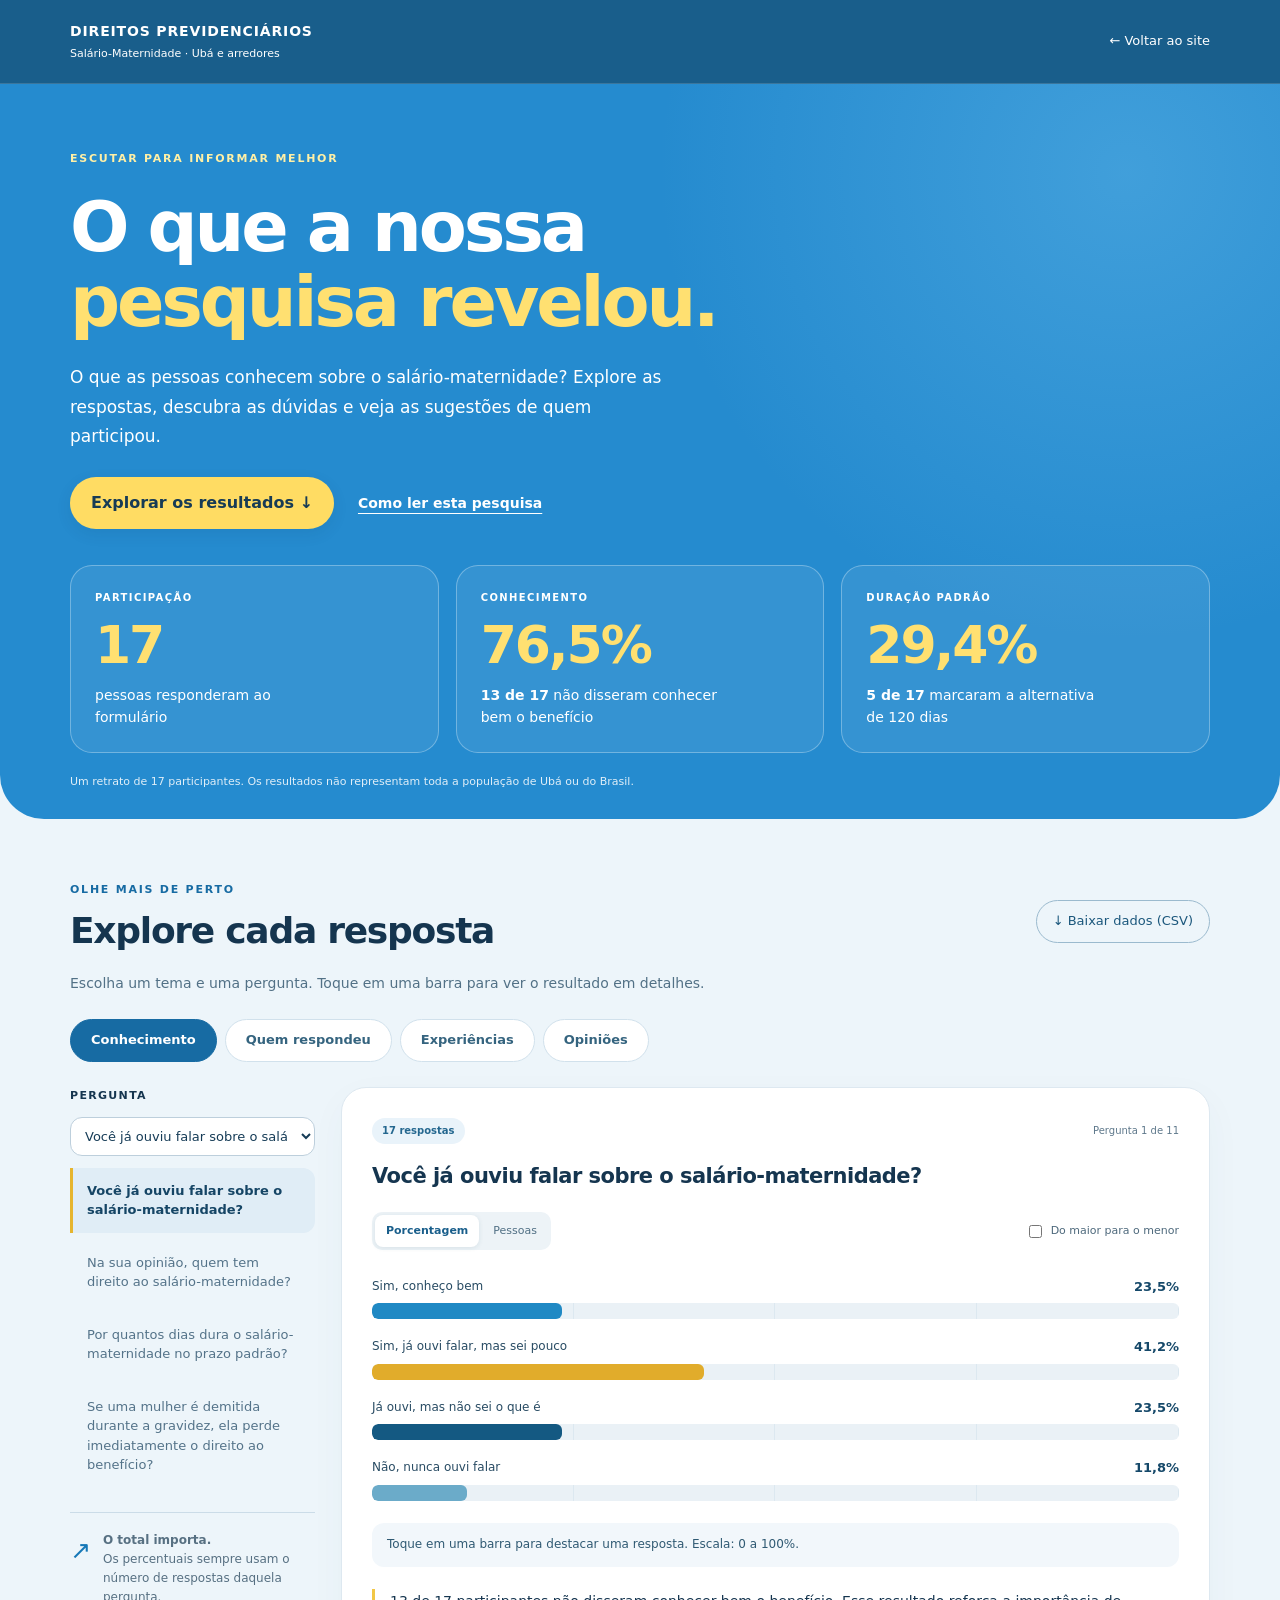
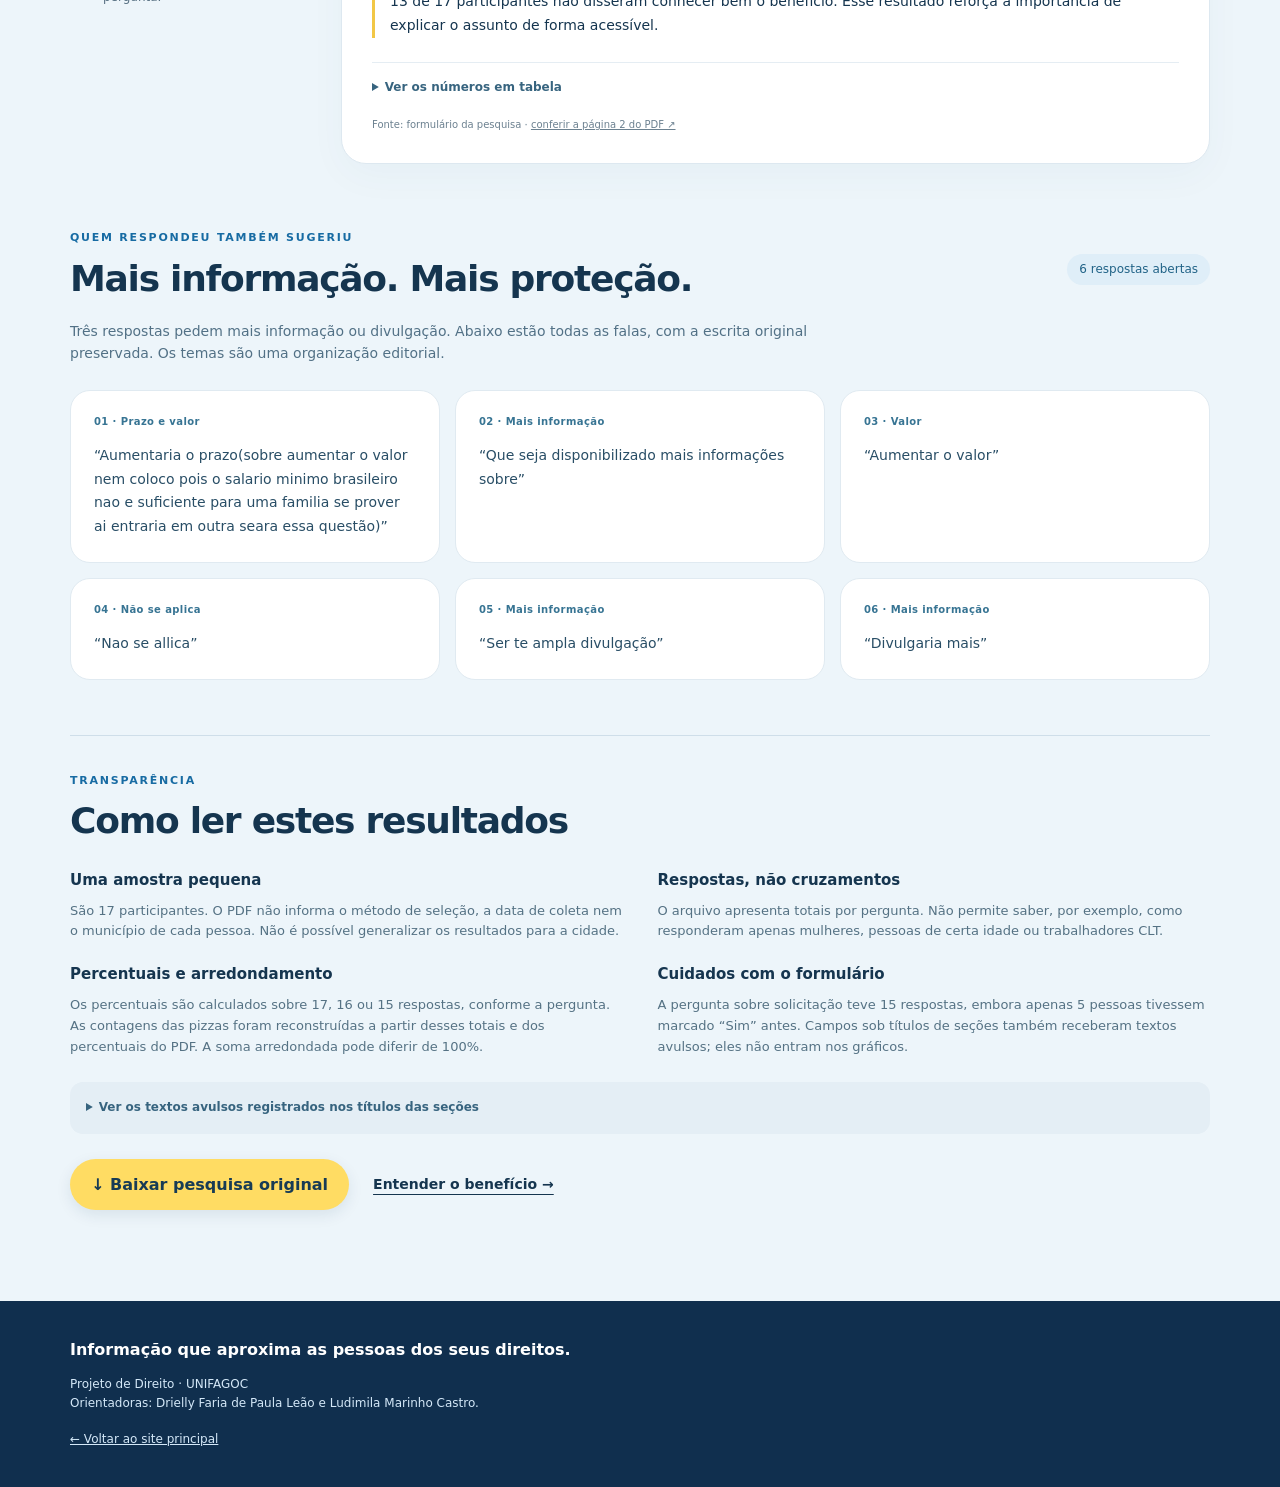
<file: pesquisa.html>
<!doctype html>
<html lang="pt-BR">
<head><meta charset="utf-8"><meta name="viewport" content="width=device-width,initial-scale=1"><meta name="theme-color" content="#17649c"><title>O que a pesquisa revelou | Salário-Maternidade</title><meta name="description" content="Explore os resultados da pesquisa sobre salário-maternidade com 17 participantes. Gráficos interativos, respostas e informações sobre a amostra."><style>
/* Pesquisa: classes isoladas para preservar a identidade do site principal. */
.research-page{margin:0;background:#edf5fa;color:#15354f;font-family:system-ui,-apple-system,BlinkMacSystemFont,"Segoe UI",sans-serif;line-height:1.6}.research-page *,.research-teaser *{box-sizing:border-box}.research-page a{color:inherit}.research-page button,.research-page select,.research-page input{font:inherit}.research-page button,.research-page select{cursor:pointer}.research-page button:focus-visible,.research-page a:focus-visible,.research-page select:focus-visible,.research-page summary:focus-visible,.research-page input:focus-visible{outline:3px solid #b16f00;outline-offset:4px}.r-wrap{width:min(1140px,calc(100% - 48px));margin-inline:auto}.r-header{padding:22px max(24px,calc((100% - 1140px)/2));display:flex;align-items:center;justify-content:space-between;gap:20px;background:#195e8b;color:white;border-bottom:1px solid #ffffff26}.r-brand{font-weight:850;text-decoration:none;letter-spacing:.06em;font-size:14px;line-height:1.4}.r-brand small{display:block;font-size:11px;font-weight:400;letter-spacing:0;margin-top:4px}.r-back{font-size:13px;text-decoration:none;white-space:nowrap}.r-hero{padding:66px 0 28px;background:radial-gradient(circle at 88% 12%,#6abdec66 0,transparent 36%),#258bcf;color:white;border-radius:0 0 44px 44px}.r-kicker{display:block;font-size:11px;font-weight:850;letter-spacing:.16em;color:#176ba3}.r-hero .r-kicker,.research-teaser .r-kicker{color:#fff0a6}.r-hero h1{font-size:clamp(40px,5.6vw,70px);font-weight:850;letter-spacing:-.045em;line-height:1.08;margin:22px 0}.r-hero h1 em{color:#ffe071;font-style:normal}.r-hero>.r-wrap>p:not(.r-sample-note){max-width:610px;font-size:17px;line-height:1.75}.r-hero-actions,.r-method-actions{display:flex;gap:24px;flex-wrap:wrap;align-items:center;margin:25px 0 36px}.r-primary{display:inline-flex;justify-content:center;align-items:center;background:#ffdc63;color:#173b55!important;padding:13px 21px;border-radius:30px;font-weight:800;text-decoration:none;box-shadow:0 5px 15px #08345118}.r-primary:hover{background:#ffe99b}.r-link{font-weight:700;text-underline-offset:5px;font-size:14px}.r-metrics{display:grid;grid-template-columns:repeat(3,1fr);gap:17px;margin-top:35px}.r-metrics article{border:1px solid #ffffff4d;background:#ffffff13;border-radius:22px;padding:24px}.r-metrics article>span{font-size:10px;font-weight:850;letter-spacing:.14em;display:block}.r-metrics strong{font-size:52px;line-height:1.5;color:#ffe071;letter-spacing:-.04em;font-variant-numeric:tabular-nums}.r-metrics p{font-size:14px;margin:0;max-width:240px}.r-sample-note{font-size:11px;opacity:.86;margin:20px 0 0}.r-explorer{padding-top:62px;scroll-margin-top:20px}.r-section-head{display:flex;justify-content:space-between;align-items:center;gap:20px}.research-page h2{font-size:clamp(27px,3vw,36px);letter-spacing:-.035em;line-height:1.2;margin:10px 0}.r-outline{padding:10px 16px;background:transparent;border:1px solid #9bbace;border-radius:30px;color:#1b577c;font-size:13px!important;white-space:nowrap}.r-outline:hover{background:white}.r-intro{font-size:14px;color:#527186;margin:10px 0 25px;max-width:790px}.r-topics{display:flex;gap:8px;flex-wrap:wrap;margin:25px 0}.r-topics button{padding:10px 20px;background:#fff;border:1px solid #d1e1ec;border-radius:30px;color:#35647f;font-size:13px;font-weight:700}.r-topics button[aria-pressed=true]{background:#176ba3;color:white;border-color:#176ba3}.r-explorer-grid{display:grid;grid-template-columns:245px minmax(0,1fr);gap:26px;align-items:start}.r-question-panel>label{display:block;font-size:11px;font-weight:800;text-transform:uppercase;letter-spacing:.12em;margin-bottom:12px}.r-question-panel>select{width:100%;border:1px solid #bdcfdc;padding:10px;border-radius:12px;color:#163c57;background:white;margin-bottom:12px;font-size:13px}.r-question-list{display:grid;gap:7px}.r-question-list button{text-align:left;padding:13px 14px;border:0;border-left:3px solid transparent;border-radius:0 12px 12px 0;color:#547389;background:transparent;font-size:13px;line-height:1.5}.r-question-list button[aria-pressed=true]{border-color:#e6b52e;background:#e0edf6;color:#154565;font-weight:750}.r-question-list button:hover{background:#e4eef5}.r-reading-tip{display:flex;gap:12px;border-top:1px solid #cbdce8;margin-top:24px;padding-top:18px;color:#577082;font-size:12px}.r-reading-tip>span{font-size:25px;color:#1678b7}.r-reading-tip p{margin:0}.r-chart-card{padding:30px;background:white;border:1px solid #dde8f0;border-radius:25px;box-shadow:0 12px 38px #194b6a09;min-width:0}.r-chart-head{display:flex;justify-content:space-between;gap:10px;align-items:center;font-size:10px;color:#5e788b}.r-base{background:#e9f3fa;color:#24678f;border-radius:20px;padding:5px 10px;font-weight:750}.r-chart-card h3{font-size:21px;line-height:1.45;letter-spacing:-.025em;margin:17px 0 21px}.r-chart-controls{display:flex;align-items:center;justify-content:space-between;gap:15px;flex-wrap:wrap;margin-bottom:27px}.r-segment{display:flex;border-radius:10px;background:#edf3f7;padding:3px;gap:3px}.r-segment button{border:0;background:transparent;color:#506f84;border-radius:8px;padding:7px 11px;font-size:11px}.r-segment button[aria-pressed=true]{background:white;box-shadow:0 1px 5px #1d4e681c;color:#195e8b;font-weight:800}.r-sort{display:flex;gap:6px;align-items:center;font-size:11px;color:#4e697c}.r-sort input{accent-color:#176ba3}.r-bars{display:grid;gap:18px}.r-bar{display:block;border:0;padding:0;background:transparent;width:100%;text-align:left;color:#284b63;border-radius:6px}.r-bar-label{display:flex;align-items:start;justify-content:space-between;gap:15px;font-size:12px;line-height:1.5;margin-bottom:7px}.r-bar-value{font-size:13px;font-weight:850;white-space:nowrap;font-variant-numeric:tabular-nums;color:#154869}.r-bar-track{display:block;position:relative;height:16px;background:repeating-linear-gradient(to right,#eaf1f6 0,#eaf1f6 calc(25% - 1px),#dce8f0 calc(25% - 1px),#dce8f0 25%);border-radius:6px;overflow:hidden}.r-bar-fill{display:block;height:100%;width:0;min-width:0;background:var(--bar-color,#268fca);border-radius:6px;transition:width .75s cubic-bezier(.22,1,.36,1)}.r-bar[aria-pressed=true] .r-bar-track{outline:2px solid #1e6090;outline-offset:3px}.r-bar:hover .r-bar-fill{filter:brightness(1.08)}.r-detail{margin-top:22px;background:#f2f7fb;border-radius:12px;padding:12px 15px;font-size:12px;color:#305a73;min-height:44px}.r-insight{font-size:14px;line-height:1.75;margin:22px 0 0;padding-left:15px;border-left:3px solid #f2c746}.r-note{font-size:12px;line-height:1.75;color:#6b5a2c;background:#fff8e6;padding:13px 15px;border-radius:12px;margin-top:18px}.r-note:empty,.r-insight:empty{display:none}.r-related{display:inline-block;margin-top:14px;font-size:12px;font-weight:750;color:#17679b!important}.r-related[hidden]{display:none}.r-table-wrap{margin-top:24px;border-top:1px solid #e5edf3;padding-top:15px}.r-table-wrap summary,.r-extra summary{cursor:pointer;font-size:12px;font-weight:750;color:#37647f}.r-table-scroll{overflow:auto}.r-table-wrap table{width:100%;border-collapse:collapse;font-size:12px;margin-top:15px}.r-table-wrap caption{text-align:left;color:#607d8e;margin-bottom:10px}.r-table-wrap th,.r-table-wrap td{text-align:left;border-bottom:1px solid #e1ebf2;padding:10px 8px}.r-table-wrap td:not(:first-child),.r-table-wrap th:not(:first-child){text-align:right;white-space:nowrap}.r-source{font-size:10px;color:#6c8190;margin:20px 0 0}.r-comments{padding-top:65px;padding-bottom:55px}.r-pill{padding:6px 12px;background:#dfeef8;color:#216387;border-radius:25px;font-size:12px;white-space:nowrap}.r-comments-grid{display:grid;grid-template-columns:repeat(3,1fr);gap:15px}.r-quote{margin:0;background:white;border-radius:20px;border:1px solid #e0eaf1;padding:23px}.r-quote figcaption{font-size:10px;color:#377493;letter-spacing:.04em;font-weight:850}.r-quote blockquote{margin:14px 0 0;font-size:14px;line-height:1.7;color:#294e66;overflow-wrap:anywhere}.r-method{border-top:1px solid #cfdee9;padding-top:36px;padding-bottom:55px}.r-method-grid{display:grid;grid-template-columns:repeat(2,1fr);gap:20px 35px;margin:25px 0}.r-method h3{font-size:15px;margin:0 0 9px}.r-method p{font-size:13px;color:#557284;margin:0}.r-extra{background:#e4eef5;padding:16px;border-radius:13px;margin:22px 0}.r-extra p{margin-top:12px}.r-footer{background:#102f4e;color:#d4e8f8;padding:36px 0}.r-footer strong{color:white;font-size:16px}.r-footer p,.r-footer a{font-size:12px}.r-skip{position:fixed;top:-100px;left:10px;padding:12px;background:white;z-index:20000}.r-skip:focus{top:10px}
.research-teaser{background:#237cba;color:white;padding:60px 24px;text-align:left}.research-teaser .r-teaser-inner{max-width:1100px;margin:auto;display:grid;grid-template-columns:1.15fr 1fr;gap:40px;align-items:center}.research-teaser h2{font-size:clamp(28px,3vw,40px);line-height:1.15;margin:14px 0;font-weight:850;letter-spacing:-.025em}.research-teaser h2 span{color:#ffe071}.research-teaser p{font-size:15px;line-height:1.7;margin:15px 0}.research-teaser .r-primary{margin-top:12px}.research-teaser .r-teaser-cards{display:grid;grid-template-columns:1fr 1fr;gap:14px}.research-teaser .r-teaser-cards>div{border:1px solid #ffffff40;background:#ffffff12;border-radius:20px;padding:23px}.research-teaser .r-teaser-cards strong{font-size:39px;color:#ffdf68;display:block}.research-teaser .r-teaser-cards p{font-size:12px;margin:5px 0}.research-teaser .r-teaser-cards small{font-size:11px;opacity:.85}.research-teaser .r-teaser-note{font-size:11px;opacity:.85}.research-page [hidden]{display:none!important}
@media(max-width:850px){.r-explorer-grid{grid-template-columns:1fr}.r-question-list,.r-reading-tip{display:none}.r-question-panel{display:flex;gap:15px;align-items:center}.r-question-panel>label{margin:0}.r-question-panel>select{margin:0}.r-comments-grid{grid-template-columns:repeat(2,1fr)}.r-metrics article{padding:18px}.r-metrics strong{font-size:42px}.research-teaser .r-teaser-inner{grid-template-columns:1fr;gap:25px}}
@media(max-width:540px){.r-wrap{width:calc(100% - 32px)}.r-header{padding:17px 16px;gap:12px}.r-brand{font-size:10px}.r-brand small{font-size:9px}.r-back{font-size:11px}.r-hero{padding-top:42px;border-radius:0 0 25px 25px}.r-hero h1{font-size:43px}.r-hero>.r-wrap>p:not(.r-sample-note){font-size:15px}.r-hero-actions{gap:18px}.r-metrics{grid-template-columns:1fr;gap:10px}.r-metrics article{display:grid;grid-template-columns:115px 1fr;align-items:center;gap:4px 14px;padding:15px 18px}.r-metrics article>span{grid-column:1/-1}.r-metrics strong{font-size:35px}.r-metrics p{font-size:12px}.r-section-head{align-items:start;flex-direction:column;gap:12px}.r-explorer{padding-top:40px}.r-topics{gap:6px}.r-topics button{font-size:11px;padding:9px 12px}.r-chart-card{padding:20px 17px;border-radius:20px}.r-chart-card h3{font-size:18px}.r-chart-controls{gap:12px}.r-bar-label{font-size:11px}.r-comments-grid,.r-method-grid{grid-template-columns:1fr}.r-comments{padding-top:45px}.r-quote{padding:20px}.r-method-actions{gap:16px}.research-teaser{padding:42px 20px}.research-teaser .r-teaser-cards>div{padding:16px}.research-teaser .r-teaser-cards strong{font-size:31px}}
@media(prefers-reduced-motion:reduce){.r-bar-fill{transition:none!important}.research-page{scroll-behavior:auto}}
@media print{.r-header,.r-topics,.r-question-panel,.r-chart-controls,.r-hero-actions,.r-method-actions,#r-export,.r-footer{display:none}.r-hero{background:white;color:#15354f;padding:10px 0}.r-hero h1 em,.r-metrics strong{color:#15354f}.r-metrics{grid-template-columns:repeat(3,1fr)}.r-explorer-grid{display:block}.r-chart-card{break-inside:avoid;box-shadow:none}.r-bar-fill{print-color-adjust:exact;-webkit-print-color-adjust:exact}.r-wrap{width:100%}.r-comments-grid{grid-template-columns:repeat(2,1fr)}.r-source{font-size:11px}}

</style></head>
<body class="research-page">
<a class="r-skip" href="#explorar">Ir para os resultados</a>
<header class="r-header"><a class="r-brand" href="index.html">DIREITOS PREVIDENCIÁRIOS<small>Salário-Maternidade · Ubá e arredores</small></a><a class="r-back" href="index.html#pesquisa">← Voltar ao site</a></header>
<main>
<section class="r-hero"><div class="r-wrap"><span class="r-kicker">ESCUTAR PARA INFORMAR MELHOR</span><h1>O que a nossa<br><em>pesquisa revelou.</em></h1><p>O que as pessoas conhecem sobre o salário-maternidade? Explore as respostas, descubra as dúvidas e veja as sugestões de quem participou.</p><div class="r-hero-actions"><a class="r-primary" href="#explorar">Explorar os resultados ↓</a><a class="r-link" href="#sobre-pesquisa">Como ler esta pesquisa</a></div><div class="r-metrics"><article><span>PARTICIPAÇÃO</span><strong data-count="17">17</strong><p>pessoas responderam ao formulário</p></article><article><span>CONHECIMENTO</span><strong data-count="76.5" data-suffix="%">76,5%</strong><p><b>13 de 17</b> não disseram conhecer bem o benefício</p></article><article><span>DURAÇÃO PADRÃO</span><strong data-count="29.4" data-suffix="%">29,4%</strong><p><b>5 de 17</b> marcaram a alternativa de 120 dias</p></article></div><p class="r-sample-note">Um retrato de 17 participantes. Os resultados não representam toda a população de Ubá ou do Brasil.</p></div></section>
<section class="r-explorer r-wrap" id="explorar" aria-labelledby="explorar-title"><div class="r-section-head"><div><span class="r-kicker">OLHE MAIS DE PERTO</span><h2 id="explorar-title">Explore cada resposta</h2></div><button class="r-outline" id="r-export" type="button">↓ Baixar dados (CSV)</button></div><p class="r-intro">Escolha um tema e uma pergunta. Toque em uma barra para ver o resultado em detalhes.</p>
<div id="r-topics" class="r-topics" aria-label="Filtrar perguntas por tema"></div>
<div class="r-explorer-grid"><aside class="r-question-panel"><label for="r-question">Pergunta</label><select id="r-question"></select><div id="r-question-list" class="r-question-list" aria-label="Perguntas deste tema"></div><div class="r-reading-tip"><span aria-hidden="true">↗</span><p><strong>O total importa.</strong><br>Os percentuais sempre usam o número de respostas daquela pergunta.</p></div></aside>
<article class="r-chart-card" aria-labelledby="r-question-title"><div class="r-chart-head"><span id="r-base" class="r-base"></span><span id="r-number"></span></div><h3 id="r-question-title"></h3><div class="r-chart-controls"><div class="r-segment" role="group" aria-label="Unidade dos valores"><button type="button" data-unit="percent" aria-pressed="true">Porcentagem</button><button type="button" data-unit="count" aria-pressed="false">Pessoas</button></div><label class="r-sort"><input type="checkbox" id="r-sort"> Do maior para o menor</label></div><div id="r-bars" class="r-bars" aria-label="Gráfico de respostas"></div><div id="r-detail" class="r-detail" aria-live="polite" aria-atomic="true">Toque em uma barra para destacar uma resposta.</div><p id="r-insight" class="r-insight"></p><p id="r-note" class="r-note"></p><a id="r-related" class="r-related" hidden></a><details class="r-table-wrap"><summary>Ver os números em tabela</summary><div class="r-table-scroll"><table><caption id="r-caption"></caption><thead><tr><th scope="col">Resposta</th><th scope="col">Pessoas</th><th scope="col">Percentual</th></tr></thead><tbody id="r-table"></tbody></table></div></details><p class="r-source">Fonte: formulário da pesquisa · <a id="r-source-link" href="pesquisa-campo.pdf">conferir no PDF original ↗</a></p></article></div><noscript><p>Ative o JavaScript para explorar os gráficos ou <a href="pesquisa-campo.pdf">consulte todos os resultados no PDF</a>.</p></noscript></section>
<section class="r-comments r-wrap" aria-labelledby="r-comments-title"><div class="r-section-head"><div><span class="r-kicker">QUEM RESPONDEU TAMBÉM SUGERIU</span><h2 id="r-comments-title">Mais informação. Mais proteção.</h2></div><span class="r-pill">6 respostas abertas</span></div><p class="r-intro">Três respostas pedem mais informação ou divulgação. Abaixo estão todas as falas, com a escrita original preservada. Os temas são uma organização editorial.</p><div id="r-comments" class="r-comments-grid"></div></section>
<section class="r-method r-wrap" id="sobre-pesquisa"><span class="r-kicker">TRANSPARÊNCIA</span><h2>Como ler estes resultados</h2><div class="r-method-grid"><article><h3>Uma amostra pequena</h3><p>São 17 participantes. O PDF não informa o método de seleção, a data de coleta nem o município de cada pessoa. Não é possível generalizar os resultados para a cidade.</p></article><article><h3>Respostas, não cruzamentos</h3><p>O arquivo apresenta totais por pergunta. Não permite saber, por exemplo, como responderam apenas mulheres, pessoas de certa idade ou trabalhadores CLT.</p></article><article><h3>Percentuais e arredondamento</h3><p>Os percentuais são calculados sobre 17, 16 ou 15 respostas, conforme a pergunta. As contagens das pizzas foram reconstruídas a partir desses totais e dos percentuais do PDF. A soma arredondada pode diferir de 100%.</p></article><article><h3>Cuidados com o formulário</h3><p>A pergunta sobre solicitação teve 15 respostas, embora apenas 5 pessoas tivessem marcado “Sim” antes. Campos sob títulos de seções também receberam textos avulsos; eles não entram nos gráficos.</p></article></div><details class="r-extra"><summary>Ver os textos avulsos registrados nos títulos das seções</summary><p>Conhecimento: “Sim” e “Não”. Experiência pessoal: “Não tenho” e “Não”. Percepção e opinião: “Há pouca divulgação” e “É muito pouco divulgado”. Esses registros não foram somados às perguntas numeradas nem às seis sugestões.</p></details><div class="r-method-actions"><a class="r-primary" href="pesquisa-campo.pdf" download>↓ Baixar pesquisa original</a><a class="r-link" href="index.html#quem-tem-direito">Entender o benefício →</a></div></section>
</main><footer class="r-footer"><div class="r-wrap"><strong>Informação que aproxima as pessoas dos seus direitos.</strong><p>Projeto de Direito · UNIFAGOC<br>Orientadoras: Drielly Faria de Paula Leão e Ludimila Marinho Castro.</p><a href="index.html">← Voltar ao site principal</a></div></footer>
<script>
/* Transcrição agregada conferida com as páginas 1–5 do PDF fornecido.
 * Contagens das pizzas reconstruídas a partir do total e dos percentuais.
 * Não contém microdados e não permite cruzar perfis entre perguntas. */
(function(root){
  const question=(id,group,title,n,page,rows,extra={})=>({id,group,title,n,page,rows:rows.map(([label,count])=>({label,count})),...extra});
  const data={total:17,source:'pesquisa-campo.pdf',groups:[['conhecimento','Conhecimento'],['perfil','Quem respondeu'],['experiencia','Experiências'],['opiniao','Opiniões']],questions:[
    question('conhecimento','conhecimento','Você já ouviu falar sobre o salário-maternidade?',17,2,[['Sim, conheço bem',4],['Sim, já ouvi falar, mas sei pouco',7],['Já ouvi, mas não sei o que é',4],['Não, nunca ouvi falar',2]],{insight:'13 de 17 participantes não disseram conhecer bem o benefício. Esse resultado reforça a importância de explicar o assunto de forma acessível.'}),
    question('direito','conhecimento','Na sua opinião, quem tem direito ao salário-maternidade?',17,3,[['Empregada com carteira…',12],['Trabalhadora rural',7],['Pai ou responsável adota…',5],['Trabalhadora autônoma o…',6],['Mulher desempregada (e…',8],['Somente mães biológicas',3],['Não sei',2]],{multiple:true,insight:'A opção referente à empregada com carteira foi a mais lembrada: 12 marcações. Os demais perfis receberam menos marcações.',note:'Era possível marcar várias opções: são 43 marcações de 17 pessoas. Cada percentual usa 17 como base; a soma pode ultrapassar 100%. Alguns rótulos foram cortados no PDF e estão reproduzidos com reticências. São opiniões dos participantes, não uma lista de requisitos legais.'}),
    question('duracao','conhecimento','Por quantos dias dura o salário-maternidade no prazo padrão?',17,3,[['30 dias (1 mês)',2],['60 dias (2 meses)',1],['120 dias (4 meses)',5],['180 dias (6 meses)',4],['Não sei',5]],{insight:'5 de 17 pessoas marcaram 120 dias. Outras 5 escolheram “Não sei”. Veja a explicação sobre duração na seção de regras.',link:['Ver as regras','index.html#regras']}),
    question('demissao','conhecimento','Se uma mulher é demitida durante a gravidez, ela perde imediatamente o direito ao benefício?',17,3,[['Sim, perde na hora da demissão',4],['Depende do motivo da demissão',4],['Não — há um prazo de proteção de até 3 anos',6],['Não sei',3]],{insight:'6 de 17 participantes escolheram a alternativa que menciona um prazo de proteção. Esse prazo depende da categoria e do histórico de contribuições.',note:'A alternativa “até 3 anos” é a redação do formulário. Não significa que todas as pessoas tenham 36 meses de proteção.',link:['Entender o período de graça','index.html#periodo-graca']}),
    question('idade','perfil','Faixa etária',17,1,[['Até 17 anos',0],['18–25 anos',5],['26–35 anos',3],['36–45 anos',4],['46–55 anos',2],['56 anos ou mais',3]]),
    question('sexo','perfil','Sexo',17,1,[['Feminino',13],['Masculino',4],['Outro / Prefere não dizer',0]]),
    question('escolaridade','perfil','Escolaridade',16,2,[['Fundamental',4],['Médio',6],['Superior',3],['Pós-graduação',3]],{note:'Esta pergunta teve 16 respostas: uma pessoa não respondeu.'}),
    question('ocupacao','perfil','Ocupação',17,2,[['Empregado(a) CLT',12],['Autônomo(a) / MEI',2],['Desempregado(a)',0],['Aposentado(a)',3]],{insight:'12 de 17 respondentes eram empregados CLT. Não houve resposta na opção “Desempregado(a)”, o que limita o alcance da pesquisa para esse público.'}),
    question('recebeu','experiencia','Você ou alguém próximo já recebeu o salário-maternidade?',17,4,[['Sim, eu mesma recebi',3],['Sim, alguém que conheço recebeu',2],['Não',10],['Não sei dizer',2]],{insight:'5 pessoas relataram experiência própria ou de alguém próximo com o benefício.'}),
    question('processo','experiencia','Como foi o processo de solicitação?',15,4,[['Fácil — consegui sem dificuldade',3],['Difícil — encontrei muitos obstáculos',0],['A empresa/INSS dificultou ou negou',1],['Não sei responder / Não se aplica',11]],{note:'A pergunta era destinada a quem respondeu “Sim” na anterior (5 pessoas), mas recebeu 15 respostas. Dessas, 11 foram “Não sei responder / Não se aplica”. Os resultados são exibidos como registrados; não representam uma taxa de dificuldade entre solicitantes.',insight:'3 respostas indicaram facilidade e 1 indicou dificuldade ou negativa da empresa/INSS. A inconsistência do encaminhamento exige cautela.'}),
    question('protecao','opiniao','O salário-maternidade é suficiente para garantir proteção à família nesse período?',16,5,[['Sim, é suficiente',1],['Parcialmente — poderia ser melhor',5],['Não, o valor e/ou prazo são insuficientes',2],['Não sei opinar',8]],{insight:'Metade das 16 pessoas que responderam não soube opinar. Outras 5 consideraram a proteção parcial.',note:'Esta pergunta teve 16 respostas: uma pessoa não respondeu.'})
  ],comments:[
    {theme:'Prazo e valor',text:'Aumentaria o prazo(sobre aumentar o valor nem coloco pois o salario minimo brasileiro nao e suficiente para uma familia se prover ai entraria em outra seara essa questão)'},
    {theme:'Mais informação',text:'Que seja disponibilizado mais informações sobre'},
    {theme:'Valor',text:'Aumentar o valor'},
    {theme:'Não se aplica',text:'Nao se allica'},
    {theme:'Mais informação',text:'Ser te ampla divulgação'},
    {theme:'Mais informação',text:'Divulgaria mais'}
  ]};
  root.PesquisaData=data;
  if(typeof module!=='undefined')module.exports=data;
})(typeof window!=='undefined'?window:globalThis);

</script><script>
/* Interface de gráficos sem dependências externas. */
(function(){
'use strict';
const data=window.PesquisaData;
if(!data)return;
const reduced=window.matchMedia('(prefers-reduced-motion: reduce)').matches;
const number=new Intl.NumberFormat('pt-BR',{maximumFractionDigits:1});
const percentage=(count,n)=>number.format(count/n*100)+'%';
const el=(tag,cls,text)=>{const n=document.createElement(tag);if(cls)n.className=cls;if(text!=null)n.textContent=text;return n;};
function animateCount(node){const target=Number(node.dataset.count),suffix=node.dataset.suffix||'';if(reduced){node.textContent=number.format(target)+suffix;return;}const start=performance.now();function frame(now){const t=Math.min((now-start)/900,1),ease=1-Math.pow(1-t,3);node.textContent=number.format(Number.isInteger(target)?Math.round(target*ease):Math.round(target*ease*10)/10)+suffix;if(t<1)requestAnimationFrame(frame);}requestAnimationFrame(frame);}
const counters=document.querySelectorAll('[data-count]');if('IntersectionObserver'in window){const io=new IntersectionObserver(entries=>entries.forEach(entry=>{if(entry.isIntersecting){animateCount(entry.target);io.unobserve(entry.target);}}),{threshold:.4});counters.forEach(n=>io.observe(n));}else counters.forEach(animateCount);
const $=id=>document.getElementById(id);if(!$('r-bars'))return;
const colors=['#2089c4','#e1ac2b','#145982','#6babc9','#608a9f','#ba8d36','#7299b6'];
const initial=data.questions.find(q=>q.id===location.hash.slice(1));
const state={group:initial?.group||'conhecimento',question:initial?.id||'conhecimento',unit:'percent',sort:false};
let generation=0;
function groupQuestions(){return data.questions.filter(q=>q.group===state.group);}
function renderNavigation(){const topics=$('r-topics');topics.replaceChildren();data.groups.forEach(([id,label])=>{const b=el('button','',label);b.type='button';b.setAttribute('aria-pressed',String(id===state.group));b.addEventListener('click',()=>{state.group=id;state.question=groupQuestions()[0].id;renderNavigation();renderChart();});topics.append(b);});const select=$('r-question'),list=$('r-question-list');select.replaceChildren();list.replaceChildren();groupQuestions().forEach(q=>{const option=el('option','',q.title);option.value=q.id;option.selected=q.id===state.question;select.append(option);const b=el('button','',q.title);b.type='button';b.setAttribute('aria-pressed',String(q.id===state.question));b.addEventListener('click',()=>chooseQuestion(q.id));list.append(b);});}
function chooseQuestion(id){if(!data.questions.some(q=>q.id===id))return;state.question=id;state.group=data.questions.find(q=>q.id===id).group;renderNavigation();renderChart();}
function renderChart(){const q=data.questions.find(q=>q.id===state.question),version=++generation;
$('r-base').textContent=q.n+' respostas'+(q.multiple?' · múltipla escolha':'');$('r-number').textContent='Pergunta '+(data.questions.indexOf(q)+1)+' de '+data.questions.length;$('r-question-title').textContent=q.title;
$('r-insight').textContent=q.insight||'';$('r-note').textContent=q.note||'';$('r-related').hidden=!q.link;if(q.link){$('r-related').textContent=q.link[0]+' →';$('r-related').href=q.link[1];}
$('r-source-link').href=data.source+'#page='+q.page;$('r-source-link').textContent='conferir a página '+q.page+' do PDF ↗';$('r-caption').textContent=q.title+' — base: '+q.n+' respostas.';
const rows=q.rows.map((r,i)=>({...r,original:i}));if(state.sort)rows.sort((a,b)=>b.count-a.count||a.original-b.original);
const bars=$('r-bars'),table=$('r-table');bars.replaceChildren();table.replaceChildren();$('r-detail').textContent='Toque em uma barra para destacar uma resposta. Escala: 0 a '+(state.unit==='percent'?'100%':q.n+' pessoas')+'.';
rows.forEach(r=>{const p=r.count/q.n*100,b=el('button','r-bar');b.type='button';b.setAttribute('aria-pressed','false');b.setAttribute('aria-label',r.label+': '+r.count+' de '+q.n+' pessoas, '+percentage(r.count,q.n));b.title=r.count+' de '+q.n+' pessoas ('+percentage(r.count,q.n)+')';const line=el('span','r-bar-label'),label=el('span','',r.label),value=el('span','r-bar-value',state.unit==='percent'?percentage(r.count,q.n):String(r.count));line.append(label,value);const track=el('span','r-bar-track'),fill=el('span','r-bar-fill');track.setAttribute('aria-hidden','true');fill.style.setProperty('--bar-color',colors[r.original%colors.length]);track.append(fill);b.append(line,track);b.addEventListener('click',()=>{bars.querySelectorAll('button').forEach(x=>x.setAttribute('aria-pressed',String(x===b)));$('r-detail').textContent=r.label+': '+r.count+' de '+q.n+' pessoas ('+percentage(r.count,q.n)+').'+(q.multiple?' Uma mesma pessoa podia marcar mais de uma alternativa.':'');});bars.append(b);if(reduced)fill.style.width=p+'%';else requestAnimationFrame(()=>requestAnimationFrame(()=>{if(version===generation)fill.style.width=p+'%';}));const tr=el('tr');tr.append(el('td','',r.label),el('td','',r.count),el('td','',percentage(r.count,q.n)));table.append(tr);});
document.querySelectorAll('[data-unit]').forEach(b=>b.setAttribute('aria-pressed',String(b.dataset.unit===state.unit)));try{history.replaceState(null,'','#'+q.id);}catch(e){}
}
$('r-question').addEventListener('change',e=>chooseQuestion(e.target.value));$('r-sort').addEventListener('change',e=>{state.sort=e.target.checked;renderChart();});document.querySelectorAll('[data-unit]').forEach(b=>b.addEventListener('click',()=>{state.unit=b.dataset.unit;renderChart();}));
$('r-export').addEventListener('click',()=>{const rows=[['Tema','Pergunta','Alternativa','Pessoas','Base de respostas','Percentual','Multipla escolha','Pagina do PDF']];data.questions.forEach(q=>q.rows.forEach(r=>rows.push([q.group,q.title,r.label,r.count,q.n,number.format(r.count/q.n*100),q.multiple?'Sim':'Nao',q.page])));const csv='\uFEFF'+rows.map(row=>row.map(value=>'"'+String(value).replace(/"/g,'""')+'"').join(';')).join('\r\n');const url=URL.createObjectURL(new Blob([csv],{type:'text/csv;charset=utf-8'}));const a=el('a');a.href=url;a.download='pesquisa-salario-maternidade.csv';document.body.append(a);a.click();a.remove();setTimeout(()=>URL.revokeObjectURL(url),1000);});
data.comments.forEach((comment,i)=>{const fig=el('figure','r-quote');fig.append(el('figcaption','',(i+1).toString().padStart(2,'0')+' · '+comment.theme),el('blockquote','','“'+comment.text+'”'));$('r-comments').append(fig);});
window.addEventListener('hashchange',()=>{const id=location.hash.slice(1);if(id!==state.question&&data.questions.some(q=>q.id===id))chooseQuestion(id);});
renderNavigation();renderChart();
})();

</script></body></html>
</file>
